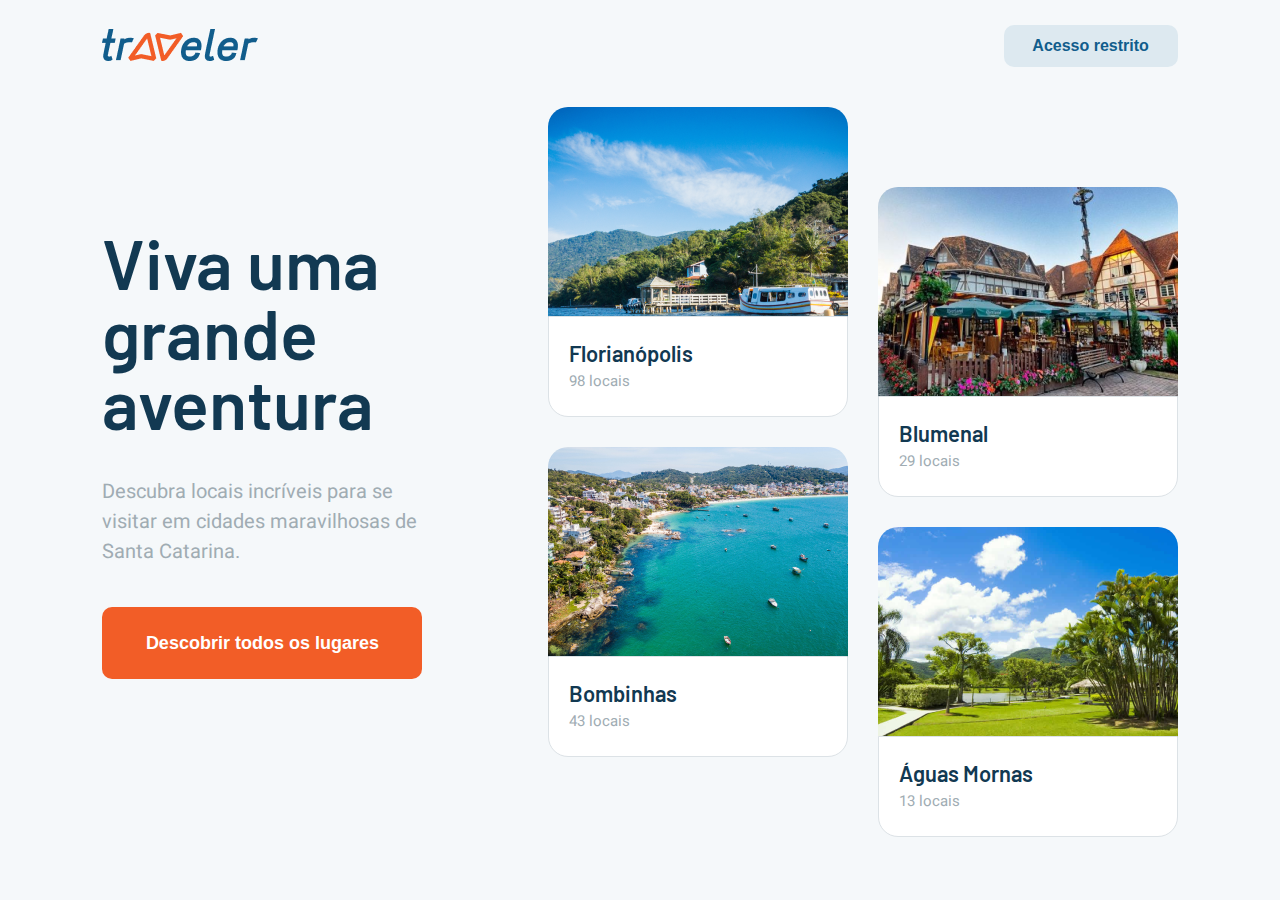
<file: index.html>
<!DOCTYPE html>
<html lang="pt-BR">
<head>
    <meta charset="UTF-8">
    <meta http-equiv="X-UA-Compatible" content="IE=edge">
    <meta name="viewport" content="width=device-width, initial-scale=1.0">
    <title>Traveler</title>

    <link rel="preconnect" href="https://fonts.googleapis.com">
    <link rel="preconnect" href="https://fonts.gstatic.com" crossorigin>
    <link href="https://fonts.googleapis.com/css2?family=Barlow:wght@600&family=Heebo:wght@400;500;600;700&display=swap" rel="stylesheet">

    <link rel="stylesheet" href="./styles/main.css">
</head>
<body>
    <header class="main-header">
        <div class="container">
            <a href="./index.html">
                <img class="main-logo" src="./img/Logo.png" alt="Logo traveler">
            </a>
            <button class="access-button">Acesso restrito</button>
        </div>
    </header>
    <main class="main-section">
        <div class="wrapper-welcome">
            <h1>Viva uma grande aventura</h1>
            <p>Descubra locais incríveis para se visitar em cidades maravilhosas de Santa Catarina.</p>
            <a href="./listing-cities.html">
                <button class="button-all">Descobrir todos os lugares</button>
            </a>
        </div>
        <div class="wrapper-lists">
            <div class="list" id="list1">   
            </div>
            <div class="list" id="list2">
            </div>
        </div>
    </main>
    <script type="module" src="./scripts/list1-list2.js"></script>
</body>
</html>
</file>
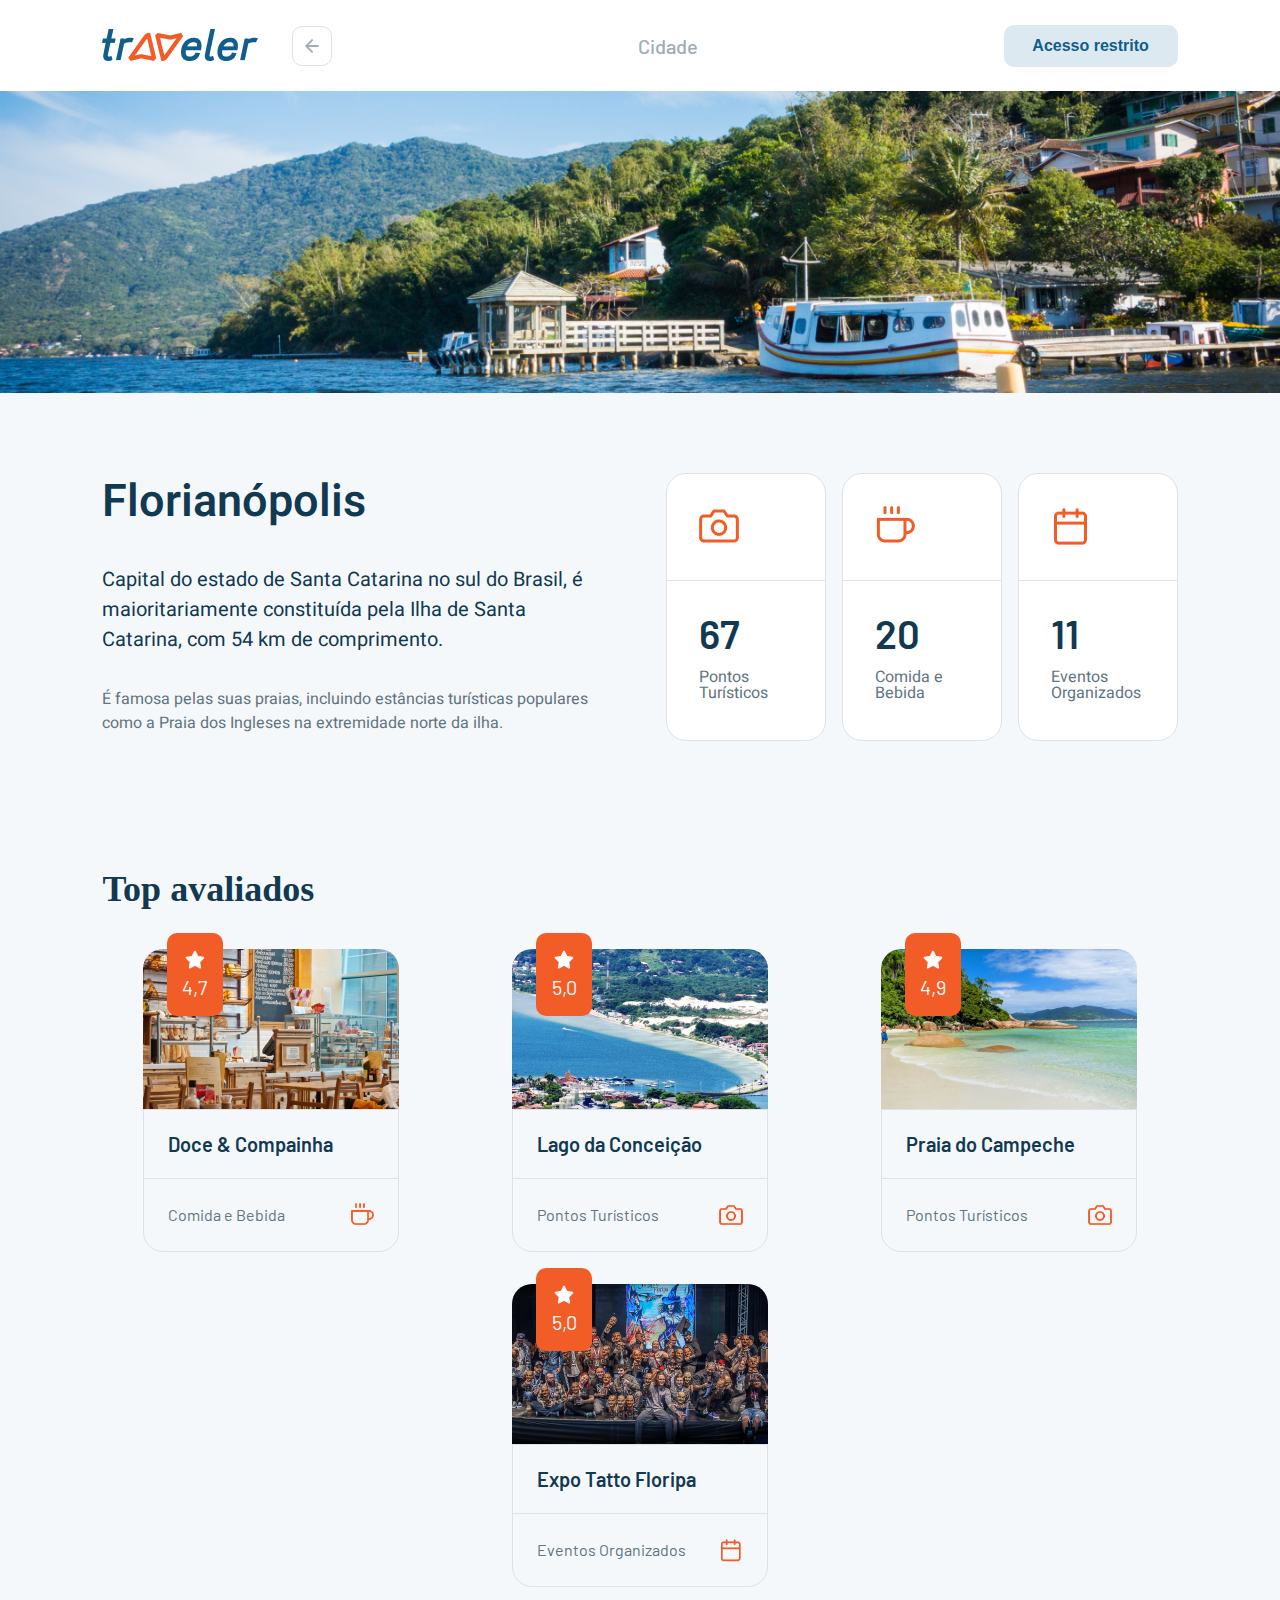
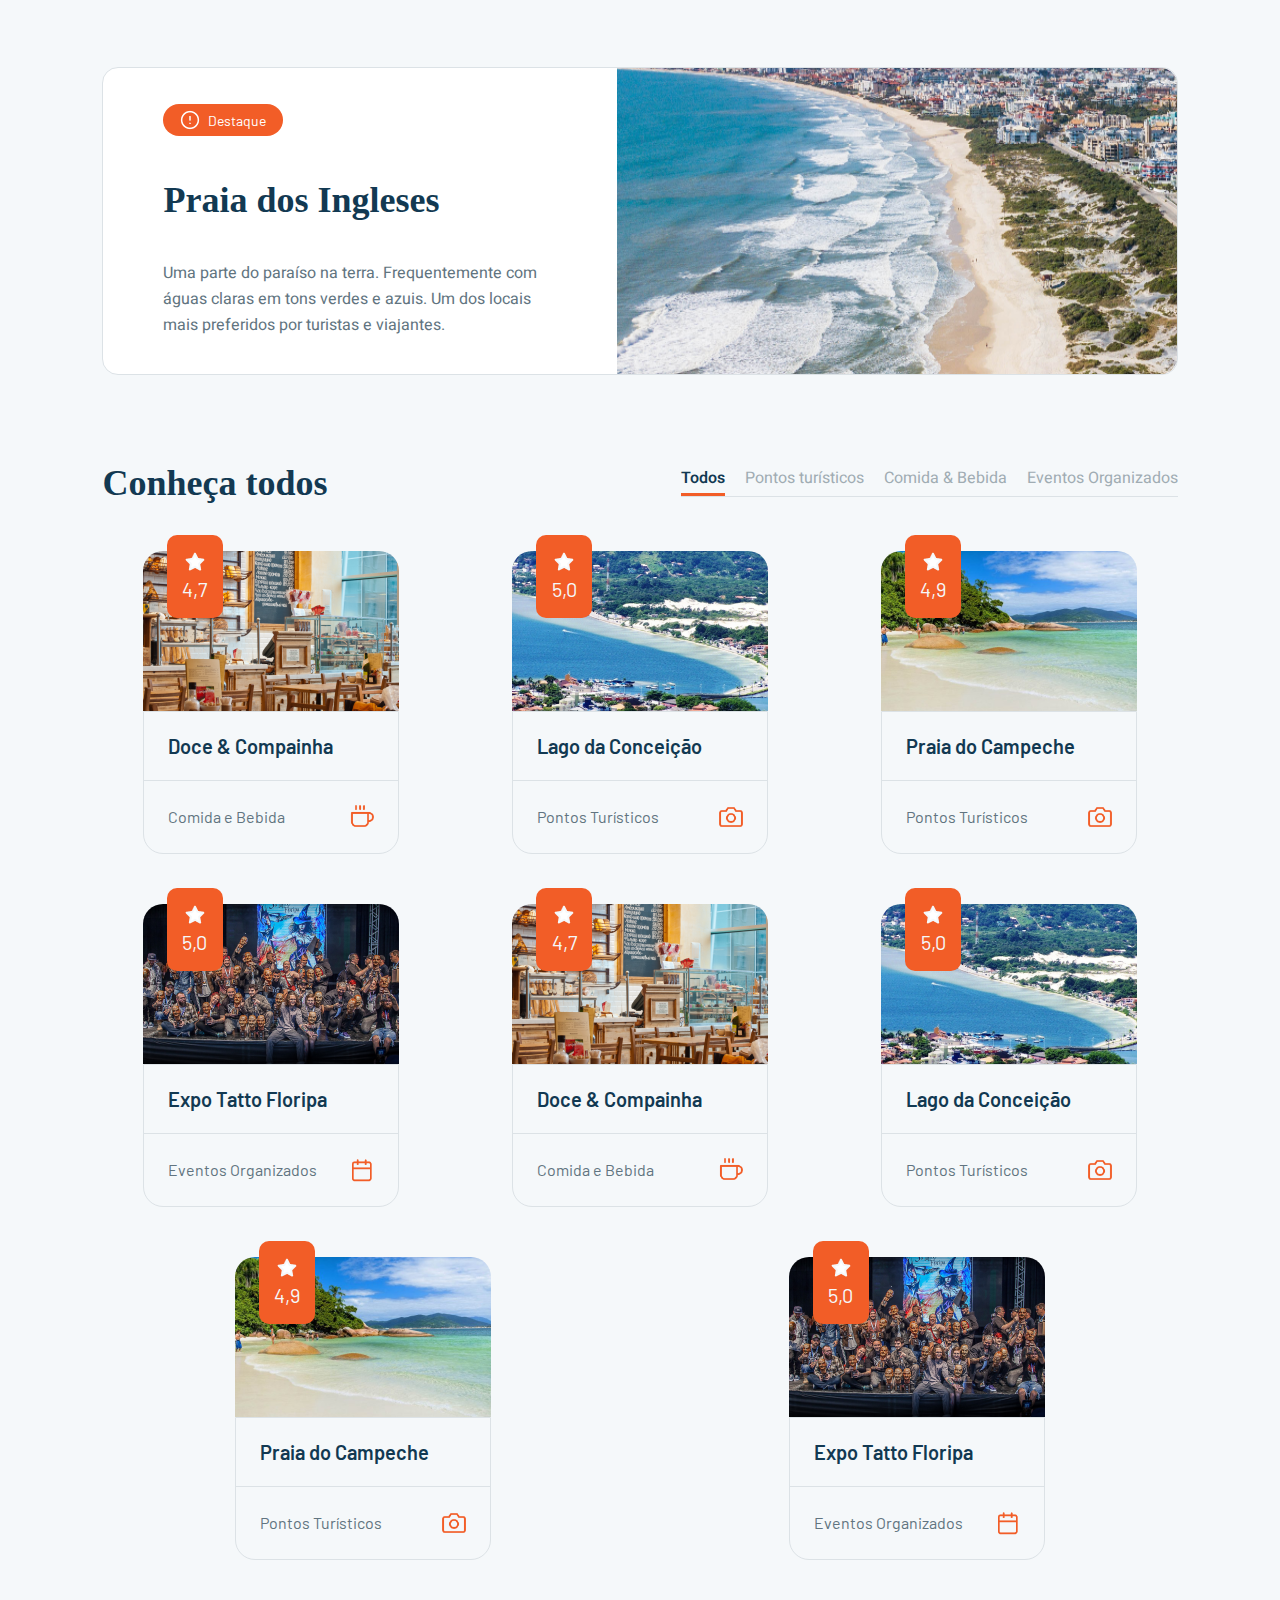
<file: city.html>
<!DOCTYPE html>
<html lang="pt-BR">
<head>
    <meta charset="UTF-8">
    <meta http-equiv="X-UA-Compatible" content="IE=edge">
    <meta name="viewport" content="width=device-width, initial-scale=1.0">
    <title>Traveler</title>

    <link rel="preconnect" href="https://fonts.googleapis.com">
    <link rel="preconnect" href="https://fonts.gstatic.com" crossorigin>
    <link href="https://fonts.googleapis.com/css2?family=Barlow:wght@600;700&family=Heebo:wght@400;500;600;700&display=swap" rel="stylesheet">

    <link rel="stylesheet" href="./styles/main.css">
</head>
<body>
    <header class="main-header -city">
        <div class="container">
            <div class="wrapper-logo-and-back">
                <a href="./index.html">
                    <img class="main-logo" src="./img/Logo.png" alt="Logo traveler">
                </a>
                <a class="back" href="./listing-cities.html">
                    <img src="./img/Voltar.png" alt="Seta para voltar">
                </a>
            </div>
            <h2>Cidade</h2>
            <button class="access-button">Acesso restrito</button>
        </div>
    </header>
    <img class="banner-city" src="./img/Banner-Florianópolis.png" alt="Florianópolis">
    <main class="city-about">
        <div class="wrapper-description">
            <h1 class="city-name">Florianópolis</h1>
            <p class="city-description">
                Capital do estado de Santa Catarina no sul do Brasil, é maioritariamente constituída pela Ilha de Santa Catarina, com 54 km de comprimento.
            </p>
            <p class="city-attractive">
                É famosa pelas suas praias, incluindo estâncias turísticas populares como a Praia dos Ingleses na extremidade norte da ilha.
            </p>
        </div>
        <ul>
            <li class="location-card">
                <img src="./img/cam-img.png" alt="Icone câmera">
                <div>
                    <h1>67</h1>
                    <h2>Pontos Turísticos</h2>
                </div>
            </li>
            <li class="location-card">
                <img src="./img/cup-img.png" alt="Icone xícara">
                <div>
                    <h1>20</h1>
                    <h2>Comida e Bebida</h2>
                </div>
            </li>
            <li class="location-card">
                <img src="./img/calendar-img.png" alt="Icone calendar-img">
                <div>
                    <h1>11</h1>
                    <h2>Eventos Organizados</h2>
                </div>
            </li>
        </ul>
    </main>
    <section class="top-valued">
        <h1 class="main-title">Top avaliados</h1>
        <div class="list-local">          
        </div>
    </section>
    <section class="contrast-section">
        <div class="box-text">
            <div class="box-contrast">
                <img src="./img/alert-icon.png" alt="Icone de alerta">
                <h3>Destaque</h3>
            </div>
            <a href="./locals/praiaDosIngleses.html">
                <h1 class="main-title">Praia dos Ingleses</h1>
            </a>
            <p>
                Uma parte do paraíso na terra. Frequentemente com águas
                claras em tons verdes e azuis. Um dos locais mais preferidos
                por turistas e viajantes.
            </p>
        </div>
        <img class="contrast-img" src="./img/Praia-dos-Ingleses.png" alt="Praia dos Ingleses">
    </section>
    <section class="meet-all" id="meet">
        <div class="wrapper-bar">
            <h1 class="main-title">Conheça todos</h1>
            <ul class="ul-bar">
                <li id="all" class="item -active"><a href="#meet">Todos</a></li>
                <li id="turism" class="item"><a href="#meet">Pontos turísticos</a></li>
                <li id="food" class="item"><a href="#meet">Comida & Bebida</a></li>
                <li id="events" class="item"><a href="#meet">Eventos Organizados</a></li>
            </ul>
        </div>
        <div class="list-all"></div>
    </section>
    <script src="./scripts/listenerClick.js"></script>
    <script type="module" src="./scripts/all-local.js"></script>
</body>
</html>
</file>
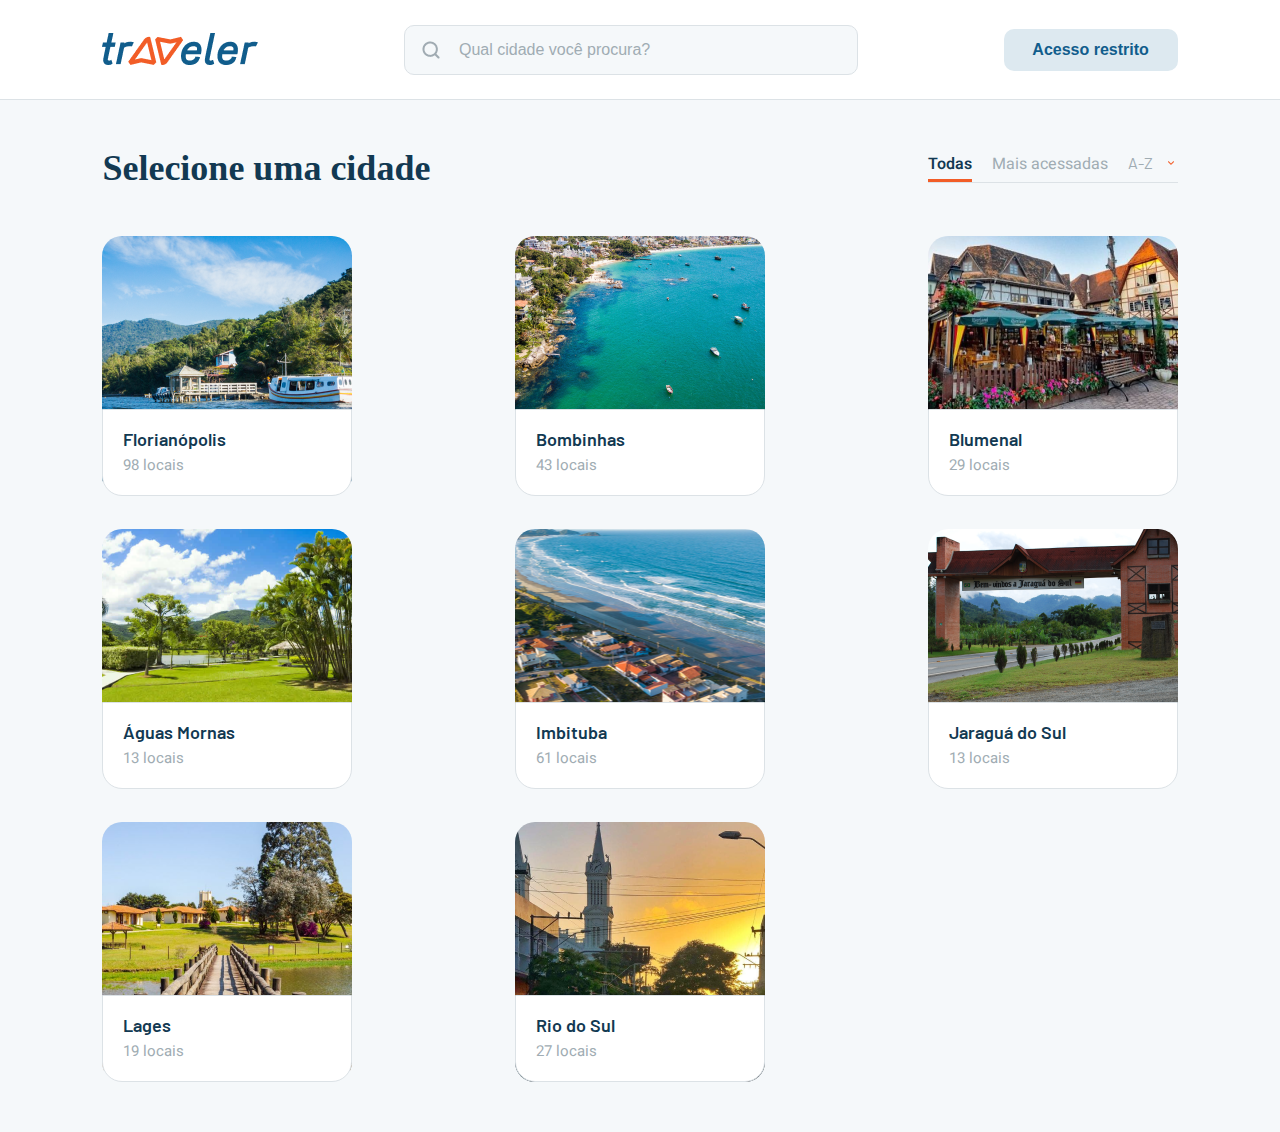
<file: listing-cities.html>
<!DOCTYPE html>
<html lang="pt-BR">
<head>
    <meta charset="UTF-8">
    <meta http-equiv="X-UA-Compatible" content="IE=edge">
    <meta name="viewport" content="width=device-width, initial-scale=1.0">
    <title>Traveler</title>

    <link rel="preconnect" href="https://fonts.googleapis.com">
    <link rel="preconnect" href="https://fonts.gstatic.com" crossorigin>
    <link href="https://fonts.googleapis.com/css2?family=Barlow:wght@600&family=Heebo:wght@400;500;600;700&display=swap" rel="stylesheet">

    <link rel="stylesheet" href="./styles/main.css">
</head>
<body>
    <header class="main-header -listing">
        <div class="container">
            <a href="./index.html">
                <img class="main-logo" src="./img/Logo.png" alt="Logo traveler">
            </a>
            <div class="box-search">
                <img class="img-search" src="./img/Procurar.png" alt="Icone de lupa">
                <input type="text" class="input-search" placeholder="Qual cidade você procura?">
            </div>
            <button class="access-button">Acesso restrito</button>
        </div>
    </header>
    <main class="cities-section">
        <div class="wrapper-bar">
            <h1 class="main-title">Selecione uma cidade</h1>
            <ul>
                <li class="-active"><a href="#">Todas</a></li>
                <li><a href="#">Mais acessadas</a></li>
                <li>
                    <select class="main-select" name="select" id="">
                        <option value="a-z" selected>A-Z</option>
                        <option value="z-a">Z-A</option>
                    </select>
                </li>
            </ul>
        </div>
        <div class="cities-list">
        </div>      
    </main>
    <script type="module" src="./scripts/all-cities.js"></script>
</body>
</html>
</file>
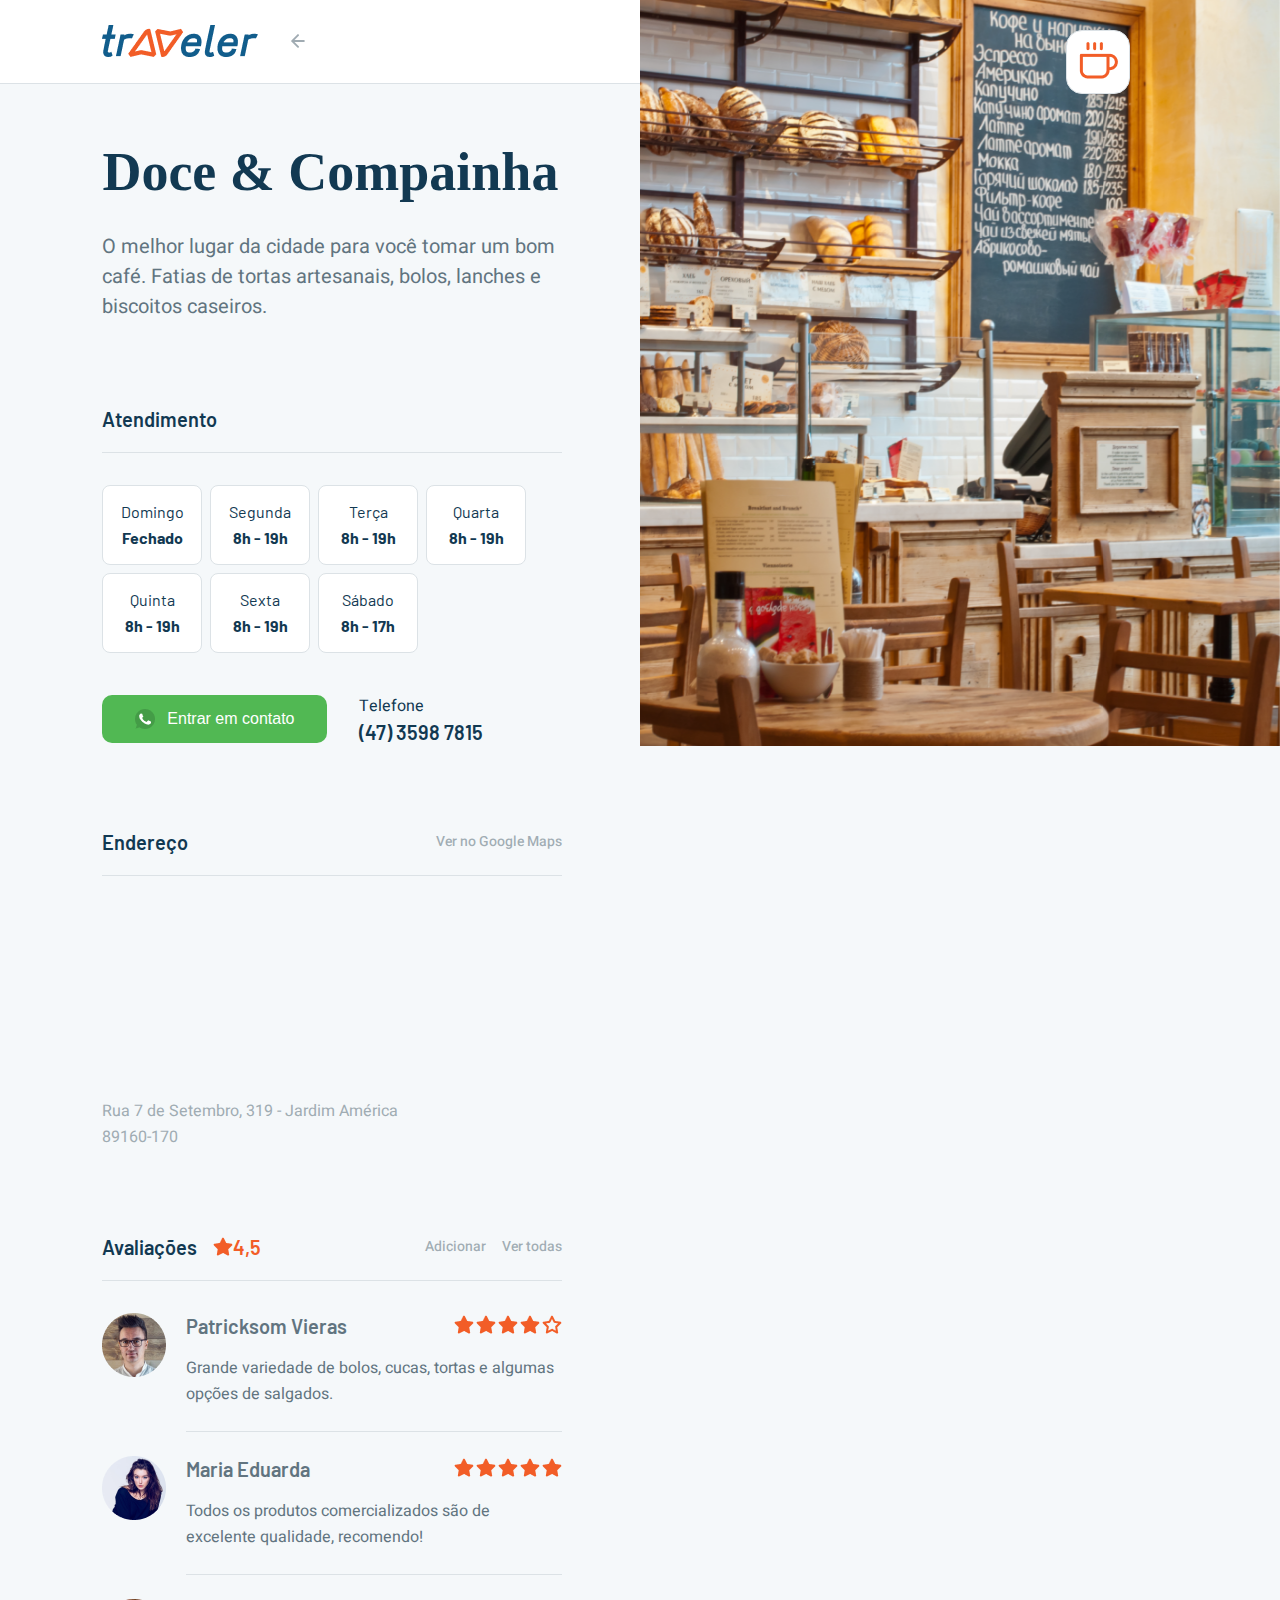
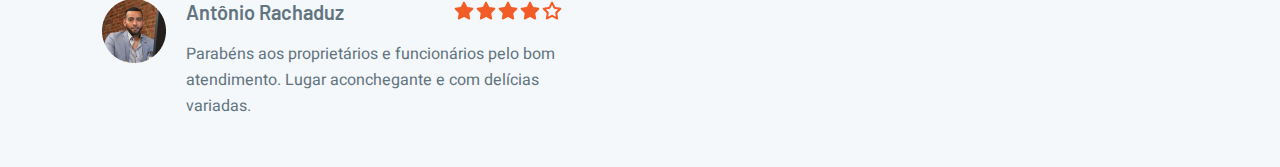
<file: locals/doceECompainha.html>
<!DOCTYPE html>
<html lang="pt-BR">
<head>
    <meta charset="UTF-8">
    <meta http-equiv="X-UA-Compatible" content="IE=edge">
    <meta name="viewport" content="width=device-width, initial-scale=1.0">
    <title>Traveler</title>

    <link rel="preconnect" href="https://fonts.googleapis.com">
    <link rel="preconnect" href="https://fonts.gstatic.com" crossorigin>
    <link href="https://fonts.googleapis.com/css2?family=Barlow:wght@600;700&family=Heebo:wght@400;500;600;700&display=swap" rel="stylesheet">

    <link rel="stylesheet" href="../styles/main.css">
</head>
<body>
    <header class="main-header -local">
        <div class="container">
            <a href="../index.html">
                <img class="main-logo" src="../img/Logo.png" alt="Logo traveler">
            </a>
            <a class="back" href="../city.html">
                <img src="../img/Voltar.png" alt="Seta para voltar">
            </a>
        </div>
    </header>
    <img class="img-side" src="../img/Doce-Side.png" alt="Imagem Doce & Compainha">
    <div class="icon-type">       
        <img src="../img/cup-img.png" alt="Icone xícara">
    </div>
    <main class="local-section">
        <div class="container-content">
            <h1 class="main-title">Doce & Compainha</h1>
            <p class="local-description">
                O melhor lugar da cidade para você tomar um bom café. Fatias de tortas artesanais, bolos, lanches e biscoitos caseiros.
            </p>
            <h2 class="subtitle-local">Atendimento</h2>
            <div class="box-local">
                <div class="wrapper-timetable">
                    <article class="timetable-card">
                        <h2 class="day">Domingo</h2>
                        <h2 class="operation">Fechado</h2>
                    </article>
                    <article class="timetable-card">
                        <h2 class="day">Segunda</h2>
                        <h2 class="operation">8h - 19h</h2>
                    </article>
                    <article class="timetable-card">
                        <h2 class="day">Terça</h2>
                        <h2 class="operation">8h - 19h</h2>
                    </article>
                    <article class="timetable-card">
                        <h2 class="day">Quarta</h2>
                        <h2 class="operation">8h - 19h</h2>
                    </article>
                    <article class="timetable-card">
                        <h2 class="day">Quinta</h2>
                        <h2 class="operation">8h - 19h</h2>
                    </article>
                    <article class="timetable-card">
                        <h2 class="day">Sexta</h2>
                        <h2 class="operation">8h - 19h</h2>
                    </article>
                    <article class="timetable-card">
                        <h2 class="day">Sábado</h2>
                        <h2 class="operation">8h - 17h</h2>
                    </article>
                </div>
                <div class="wrapper-contact">
                    <button class="wpp-button"> <img src="../img/Whatsapp.png" alt="Icone Whatsapp"><p>Entrar em contato</p></button>
                    <div class="box-phone">
                        <h2>Telefone</h2>
                        <h2 class="num-phone">(47) 3598 7815</h2>
                    </div>
                </div>
            </div>
            <div class="box-view-map">
                <h2 class="subtitle-local">Endereço</h2>
                <a href="https://www.google.com.br/maps/place/R.+Sete+de+Setembro,+319+-+Vila+Paulista,+Cruzeiro+-+SP,+12701-140/@-22.5844714,-44.9675006,17z/data=!3m1!4b1!4m5!3m4!1s0x9df5cc5031a21d:0x42f690c42b51d472!8m2!3d-22.5844764!4d-44.9653119">
                    Ver no Google Maps
                </a>
            </div>
            <div class="box-local">
                <iframe src="https://www.google.com/maps/embed?pb=!1m18!1m12!1m3!1d3683.856456022388!2d-44.967500585408345!3d-22.584471432126122!2m3!1f0!2f0!3f0!3m2!1i1024!2i768!4f13.1!3m3!1m2!1s0x9df5cc5031a21d%3A0x42f690c42b51d472!2sR.%20Sete%20de%20Setembro%2C%20319%20-%20Vila%20Paulista%2C%20Cruzeiro%20-%20SP%2C%2012701-140!5e0!3m2!1spt-BR!2sbr!4v1647279609826!5m2!1spt-BR!2sbr" width="100%" height="164" style="border:0; border-radius: 16px; margin-bottom: 24px;" allowfullscreen="" loading="lazy">

                </iframe>
                    <p>
                        Rua 7 de Setembro, 319 - Jardim América
                    </p>
                    <p>
                        89160-170
                    </p>
            </div>
            <div class="header-rating">
                <div class="wrapper-title-avaliation">
                    <h2 class="subtitle-local">Avaliações</h2>
                    <div class="rating-mean">
                        <img src="../img/colored-star.png" alt="Estrela preenchida">
                        <h3>4,5</h3>
                    </div>
                </div>
                <div class="wrapper-rating-action">
                    <h3 class="rating-actions -new">Adicionar</h3>
                    <h3 class="rating-actions -view">Ver todas</h3>
                </div>
            </div>
            <div class="box-local">
                <article class="rating-card">
                    <img src="../img/Avatar-patricksom.png" alt="Avatar Patricksom Vieras">
                    <div>
                        <div class="name-and-stars">
                            <h2 class="user-name">Patricksom Vieras</h2>
                            <div class="wrapper-stars">
                                <img src="../img/colored-star.png" alt="Estrela preenchida">
                                <img src="../img/colored-star.png" alt="Estrela preenchida">
                                <img src="../img/colored-star.png" alt="Estrela preenchida">
                                <img src="../img/colored-star.png" alt="Estrela preenchida">
                                <img src="../img/colorless-star.png" alt="Estrela não preenchida">
                            </div>
                        </div>
                        <p>
                            Grande variedade de bolos, cucas, tortas e algumas opções de salgados.
                        </p>
                    </div>
                </article>
                <article class="rating-card">
                    <img src="../img/avatar-Maria-Eduarda.png" alt="Avatar Maria Eduarda">
                    <div>
                        <div class="name-and-stars">
                            <h2 class="user-name">Maria Eduarda</h2>
                            <div class="wrapper-stars">
                                <img src="../img/colored-star.png" alt="Estrela preenchida">
                                <img src="../img/colored-star.png" alt="Estrela preenchida">
                                <img src="../img/colored-star.png" alt="Estrela preenchida">
                                <img src="../img/colored-star.png" alt="Estrela preenchida">
                                <img src="../img/colored-star.png" alt="Estrela preenchida">
                            </div>
                        </div>
                        <p>
                            Todos os produtos comercializados são de excelente qualidade, recomendo!
                        </p>
                    </div>
                </article>
                <article class="rating-card -last-rating">
                    <img src="../img/Avatar-Antônio.png" alt="Avatar Antônio Rachaduz">
                    <div>
                        <div class="name-and-stars">
                            <h2 class="user-name">Antônio Rachaduz</h2>
                            <div class="wrapper-stars">
                                <img src="../img/colored-star.png" alt="Estrela preenchida">
                                <img src="../img/colored-star.png" alt="Estrela preenchida">
                                <img src="../img/colored-star.png" alt="Estrela preenchida">
                                <img src="../img/colored-star.png" alt="Estrela preenchida">
                                <img src="../img/colorless-star.png" alt="Estrela não preenchida">
                            </div>
                        </div>
                        <p>
                            Parabéns aos proprietários e funcionários pelo bom atendimento. Lugar aconchegante e com delícias variadas.
                        </p>
                    </div>
                </article>
            </div>
        </div>
        <div class="window-all-ratings">
        </div>
        <div class="window-new-rating">
        </div>
    </main>
    <script src="../scripts/window-rating.js"></script>
    <script src="../scripts/window-new-rating.js"></script>
</body>
</html>
</file>
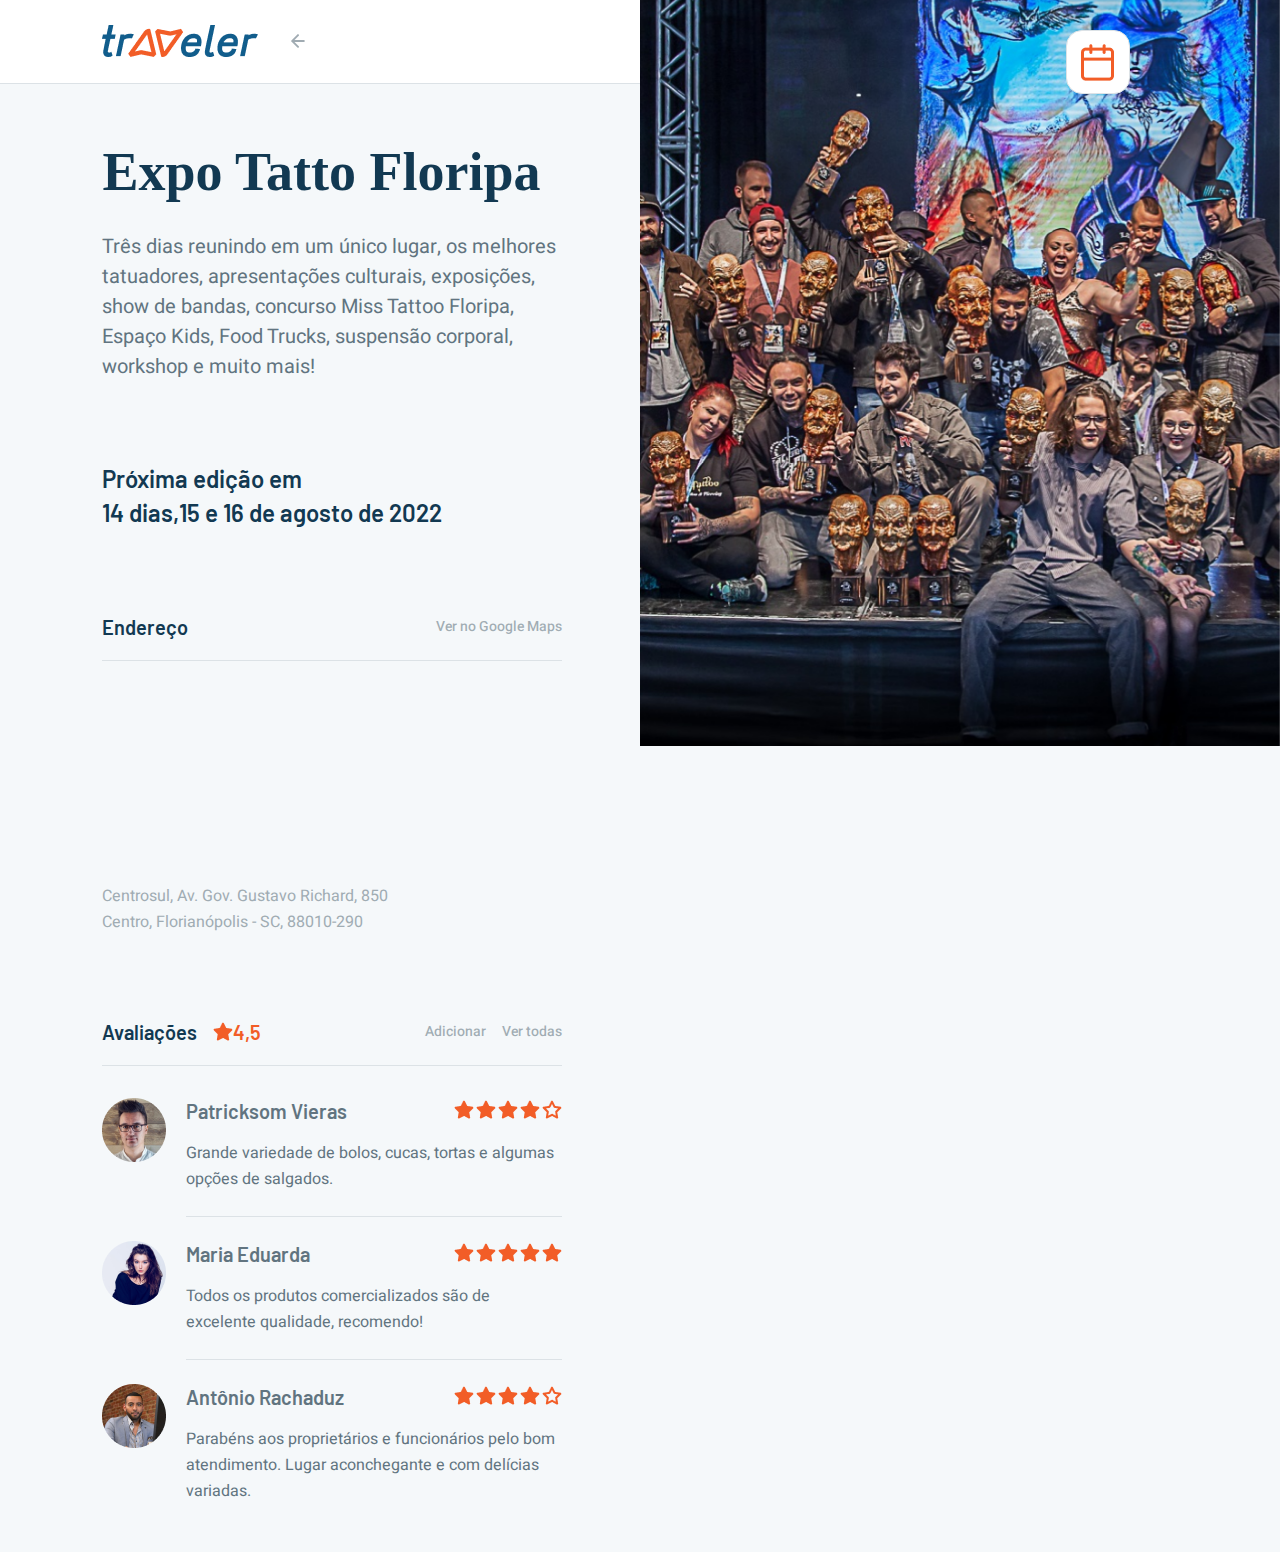
<file: locals/expoTatto.html>
<!DOCTYPE html>
<html lang="pt-BR">
<head>
    <meta charset="UTF-8">
    <meta http-equiv="X-UA-Compatible" content="IE=edge">
    <meta name="viewport" content="width=device-width, initial-scale=1.0">
    <title>Traveler</title>

    <link rel="preconnect" href="https://fonts.googleapis.com">
    <link rel="preconnect" href="https://fonts.gstatic.com" crossorigin>
    <link href="https://fonts.googleapis.com/css2?family=Barlow:wght@600;700&family=Heebo:wght@400;500;600;700&display=swap" rel="stylesheet">

    <link rel="stylesheet" href="../styles/main.css">
</head>
<body>
    <header class="main-header -local">
        <div class="container">
            <a href="../index.html">
                <img class="main-logo" src="../img/Logo.png" alt="Logo traveler">
            </a>
            <a class="back" href="../city.html">
                <img src="../img/Voltar.png" alt="Seta para voltar">
            </a>
        </div>
    </header>
    <img class="img-side" src="../img/Expo-side.png" alt="Imagem Expo Tatto Floripa">
    <div class="icon-type">       
        <img src="../img/calendar-img.png" alt="Icone calendário">
    </div>
    <main class="local-section">
        <div class="container-content">
            <h1 class="main-title">Expo Tatto Floripa</h1>
            <p class="local-description">
                Três dias reunindo em um único lugar, os melhores tatuadores, apresentações culturais, exposições, show de bandas, concurso Miss Tattoo Floripa, Espaço Kids, Food Trucks, suspensão corporal, workshop e muito mais!
            </p>
            <div class="next-edition">
                <h2>Próxima edição em</h2>
                <h2>14 dias,15 e 16 de agosto de 2022</h2>
            </div>
            <div class="box-view-map">
                <h2 class="subtitle-local">Endereço</h2>
                <a href="https://www.google.com/maps/place/Centrosul+-+Av.+Gov.+Gustavo+Richard,+850+-+Centro,+Florian%C3%B3polis+-+SC,+88010-290/@-27.6021245,-48.5542125,17z/data=!3m1!4b1!4m5!3m4!1s0x9527382f6ea54bd7:0xe6fdbcd2ab78040f!8m2!3d-27.6021245!4d-48.5520238">
                    Ver no Google Maps
                </a>
            </div>
            <div class="box-local">
                <iframe src="https://www.google.com/maps/embed?pb=!1m18!1m12!1m3!1d3535.722733824177!2d-48.55421248494009!3d-27.602124482835627!2m3!1f0!2f0!3f0!3m2!1i1024!2i768!4f13.1!3m3!1m2!1s0x9527382f6ea54bd7%3A0xe6fdbcd2ab78040f!2sCentrosul%20-%20Av.%20Gov.%20Gustavo%20Richard%2C%20850%20-%20Centro%2C%20Florian%C3%B3polis%20-%20SC%2C%2088010-290!5e0!3m2!1spt-BR!2sbr!4v1647283475644!5m2!1spt-BR!2sbr" width="100%" height="164" style="border:0; border-radius: 16px; margin-bottom: 24px;" allowfullscreen="" loading="lazy">

                </iframe>
                    <p>
                        Centrosul, Av. Gov. Gustavo Richard, 850
                    </p>
                    <p>
                        Centro, Florianópolis - SC, 88010-290
                    </p>
            </div>
            <div class="header-rating">
                <div class="wrapper-title-avaliation">
                    <h2 class="subtitle-local">Avaliações</h2>
                    <div class="rating-mean">
                        <img src="../img/colored-star.png" alt="Estrela preenchida">
                        <h3>4,5</h3>
                    </div>
                </div>
                <div class="wrapper-rating-action">
                    <h3 class="rating-actions -new">Adicionar</h3>
                    <h3 class="rating-actions -view">Ver todas</h3>
                </div>
            </div>
            <div class="box-local">
                <article class="rating-card">
                    <img src="../img/Avatar-patricksom.png" alt="Avatar Patricksom Vieras">
                    <div>
                        <div class="name-and-stars">
                            <h2 class="user-name">Patricksom Vieras</h2>
                            <div class="wrapper-stars">
                                <img src="../img/colored-star.png" alt="Estrela preenchida">
                                <img src="../img/colored-star.png" alt="Estrela preenchida">
                                <img src="../img/colored-star.png" alt="Estrela preenchida">
                                <img src="../img/colored-star.png" alt="Estrela preenchida">
                                <img src="../img/colorless-star.png" alt="Estrela não preenchida">
                            </div>
                        </div>
                        <p>
                            Grande variedade de bolos, cucas, tortas e algumas opções de salgados.
                        </p>
                    </div>
                </article>
                <article class="rating-card">
                    <img src="../img/avatar-Maria-Eduarda.png" alt="Avatar Maria Eduarda">
                    <div>
                        <div class="name-and-stars">
                            <h2 class="user-name">Maria Eduarda</h2>
                            <div class="wrapper-stars">
                                <img src="../img/colored-star.png" alt="Estrela preenchida">
                                <img src="../img/colored-star.png" alt="Estrela preenchida">
                                <img src="../img/colored-star.png" alt="Estrela preenchida">
                                <img src="../img/colored-star.png" alt="Estrela preenchida">
                                <img src="../img/colored-star.png" alt="Estrela preenchida">
                            </div>
                        </div>
                        <p>
                            Todos os produtos comercializados são de excelente qualidade, recomendo!
                        </p>
                    </div>
                </article>
                <article class="rating-card -last-rating">
                    <img src="../img/Avatar-Antônio.png" alt="Avatar Antônio Rachaduz">
                    <div>
                        <div class="name-and-stars">
                            <h2 class="user-name">Antônio Rachaduz</h2>
                            <div class="wrapper-stars">
                                <img src="../img/colored-star.png" alt="Estrela preenchida">
                                <img src="../img/colored-star.png" alt="Estrela preenchida">
                                <img src="../img/colored-star.png" alt="Estrela preenchida">
                                <img src="../img/colored-star.png" alt="Estrela preenchida">
                                <img src="../img/colorless-star.png" alt="Estrela não preenchida">
                            </div>
                        </div>
                        <p>
                            Parabéns aos proprietários e funcionários pelo bom atendimento. Lugar aconchegante e com delícias variadas.
                        </p>
                    </div>
                </article>
            </div>
        </div>
        <div class="window-all-ratings">
        </div>
        <div class="window-new-rating">
        </div>
    </main>
    <script src="../scripts/window-rating.js"></script>
    <script src="../scripts/window-new-rating.js"></script>
</body>
</html>
</file>
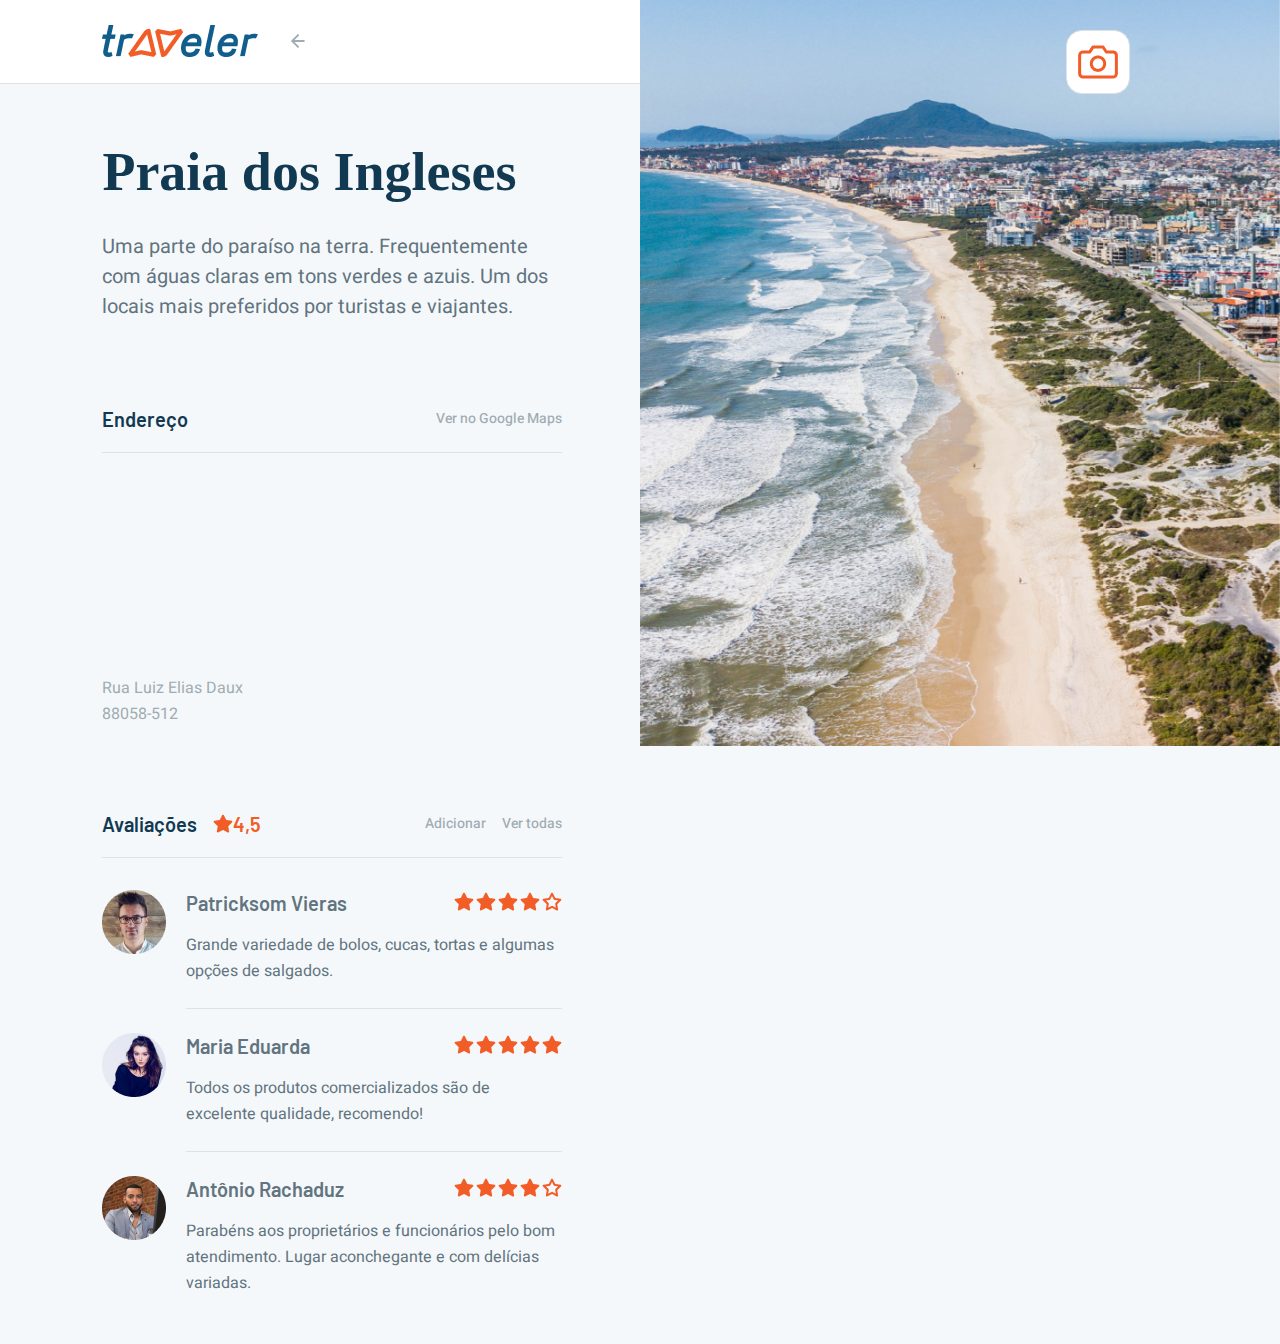
<file: locals/praiaDosIngleses.html>
<!DOCTYPE html>
<html lang="pt-BR">
<head>
    <meta charset="UTF-8">
    <meta http-equiv="X-UA-Compatible" content="IE=edge">
    <meta name="viewport" content="width=device-width, initial-scale=1.0">
    <title>Traveler</title>

    <link rel="preconnect" href="https://fonts.googleapis.com">
    <link rel="preconnect" href="https://fonts.gstatic.com" crossorigin>
    <link href="https://fonts.googleapis.com/css2?family=Barlow:wght@600;700&family=Heebo:wght@400;500;600;700&display=swap" rel="stylesheet">

    <link rel="stylesheet" href="../styles/main.css">
</head>
<body>
    <header class="main-header -local">
        <div class="container">
            <a href="../index.html">
                <img class="main-logo" src="../img/Logo.png" alt="Logo traveler">
            </a>
            <a class="back" href="../city.html">
                <img src="../img/Voltar.png" alt="Seta para voltar">
            </a>
        </div>
    </header>
    <img class="img-side" src="../img/Ingleses-side.png" alt="Imagem Ingleses">
    <div class="icon-type">       
        <img src="../img/cam-img.png" alt="Icone câmera">
    </div>
    <main class="local-section">
        <div class="container-content">
            <h1 class="main-title">Praia dos Ingleses</h1>
            <p class="local-description">
                Uma parte do paraíso na terra. Frequentemente com águas claras em tons verdes e azuis. Um dos locais mais preferidos por turistas e viajantes.
            </p>
            <div class="box-view-map">
                <h2 class="subtitle-local">Endereço</h2>
                <a href="https://www.google.com/maps/place/Praia+dos+Ingleses,+Santa+Catarina/data=!4m2!3m1!1s0x952769fc6bfe7f01:0xf8143f736603057c?sa=X&ved=2ahUKEwj_5-Lzqcb2AhXeqpUCHWH9BdYQ8gF6BAhEEAE">
                    Ver no Google Maps
                </a>
            </div>
            <div class="box-local">
                <iframe src="https://www.google.com/maps/embed?pb=!1m18!1m12!1m3!1d28328.82976621851!2d-48.40477886335095!3d-27.434878105937635!2m3!1f0!2f0!3f0!3m2!1i1024!2i768!4f13.1!3m3!1m2!1s0x952769fc6bfe7f01%3A0xf8143f736603057c!2sPraia%20dos%20Ingleses!5e0!3m2!1spt-BR!2sbr!4v1647285845057!5m2!1spt-BR!2sbr" width="100%" height="164" style="border:0; border-radius: 16px; margin-bottom: 24px;" allowfullscreen="" loading="lazy">

                </iframe>
                    <p>
                        Rua Luiz Elias Daux
                    </p>
                    <p>
                        88058-512
                    </p>
            </div>
            <div class="header-rating">
                <div class="wrapper-title-avaliation">
                    <h2 class="subtitle-local">Avaliações</h2>
                    <div class="rating-mean">
                        <img src="../img/colored-star.png" alt="Estrela preenchida">
                        <h3>4,5</h3>
                    </div>
                </div>
                <div class="wrapper-rating-action">
                    <h3 class="rating-actions -new">Adicionar</h3>
                    <h3 class="rating-actions -view">Ver todas</h3>
                </div>
            </div>
            <div class="box-local">
                <article class="rating-card">
                    <img src="../img/Avatar-patricksom.png" alt="Avatar Patricksom Vieras">
                    <div>
                        <div class="name-and-stars">
                            <h2 class="user-name">Patricksom Vieras</h2>
                            <div class="wrapper-stars">
                                <img src="../img/colored-star.png" alt="Estrela preenchida">
                                <img src="../img/colored-star.png" alt="Estrela preenchida">
                                <img src="../img/colored-star.png" alt="Estrela preenchida">
                                <img src="../img/colored-star.png" alt="Estrela preenchida">
                                <img src="../img/colorless-star.png" alt="Estrela não preenchida">
                            </div>
                        </div>
                        <p>
                            Grande variedade de bolos, cucas, tortas e algumas opções de salgados.
                        </p>
                    </div>
                </article>
                <article class="rating-card">
                    <img src="../img/avatar-Maria-Eduarda.png" alt="Avatar Maria Eduarda">
                    <div>
                        <div class="name-and-stars">
                            <h2 class="user-name">Maria Eduarda</h2>
                            <div class="wrapper-stars">
                                <img src="../img/colored-star.png" alt="Estrela preenchida">
                                <img src="../img/colored-star.png" alt="Estrela preenchida">
                                <img src="../img/colored-star.png" alt="Estrela preenchida">
                                <img src="../img/colored-star.png" alt="Estrela preenchida">
                                <img src="../img/colored-star.png" alt="Estrela preenchida">
                            </div>
                        </div>
                        <p>
                            Todos os produtos comercializados são de excelente qualidade, recomendo!
                        </p>
                    </div>
                </article>
                <article class="rating-card -last-rating">
                    <img src="../img/Avatar-Antônio.png" alt="Avatar Antônio Rachaduz">
                    <div>
                        <div class="name-and-stars">
                            <h2 class="user-name">Antônio Rachaduz</h2>
                            <div class="wrapper-stars">
                                <img src="../img/colored-star.png" alt="Estrela preenchida">
                                <img src="../img/colored-star.png" alt="Estrela preenchida">
                                <img src="../img/colored-star.png" alt="Estrela preenchida">
                                <img src="../img/colored-star.png" alt="Estrela preenchida">
                                <img src="../img/colorless-star.png" alt="Estrela não preenchida">
                            </div>
                        </div>
                        <p>
                            Parabéns aos proprietários e funcionários pelo bom atendimento. Lugar aconchegante e com delícias variadas.
                        </p>
                    </div>
                </article>
            </div>
        </div>
        <div class="window-all-ratings">
        </div>
        <div class="window-new-rating">
        </div>
    </main>
    <script src="../scripts/window-rating.js"></script>
    <script src="../scripts/window-new-rating.js"></script>
</body>
</html>
</file>
<file: styles/main.css>
html,body,div,span,applet,object,iframe,h1,h2,h3,h4,h5,h6,p,blockquote,pre,a,abbr,acronym,address,big,cite,code,del,dfn,em,img,ins,kbd,q,s,samp,small,strike,strong,sub,sup,tt,var,b,u,i,center,dl,dt,dd,ol,ul,li,fieldset,form,label,legend,table,caption,tbody,tfoot,thead,tr,th,td,article,aside,canvas,details,embed,figure,figcaption,footer,header,hgroup,menu,nav,output,ruby,section,summary,time,mark,audio,video{margin:0;padding:0;border:0;font-size:100%;font:inherit;vertical-align:baseline;box-sizing:border-box}article,aside,details,figcaption,figure,footer,header,hgroup,menu,nav,section{display:block}body{line-height:1;font-family:"Heebo",sans-serif;background-color:#f5f8fa}ol,ul{list-style:none}blockquote,q{quotes:none}blockquote:before,blockquote:after,q:before,q:after{content:"";content:none}table{border-collapse:collapse;border-spacing:0}html{font-size:62.5%}.banner-city{display:block;width:100%;max-width:1600px;margin:auto}.box-local{width:100%;border-top:1px solid #dce2e6;margin-top:1.6rem;padding-top:3.2rem}.box-local p{font-size:1.6rem;color:#a0acb3;line-height:2.6rem}.box-search{display:flex;align-items:center;justify-content:space-between;gap:1.6rem;border:1px solid #dce2e6;padding:1.4rem 1rem;border-radius:1rem;background-color:#f5f8fa}.box-search input{border:none;width:10rem;background-color:#f5f8fa;overflow:hidden;text-overflow:ellipsis;font-size:1.6rem}.box-search input::-moz-placeholder{color:#a0acb3;font-size:1.6rem}.box-search input:-ms-input-placeholder{color:#a0acb3;font-size:1.6rem}.box-search input::placeholder{color:#a0acb3;font-size:1.6rem}.box-search .img-search{cursor:pointer}.box-view-map{display:flex;align-items:center;justify-content:space-between;margin-top:8rem}.box-view-map a{text-decoration:none;font-weight:500;font-size:1.4rem;line-height:2.4rem;color:#a0acb3}.button-close{background-color:#fff;width:4rem;height:4rem;border:1px solid #dce2e6;border-radius:1rem;cursor:pointer}.button-close:hover{background-color:#e6e6e6}.cities-section{width:84%;max-width:1300px;margin:0 auto;margin-top:4rem;margin-bottom:5rem;position:relative}.cities-section .cities-list{display:grid;justify-content:center;grid-template-columns:repeat(auto-fill, 25rem);gap:3.3rem}.cities-section .cities-list .city-card{margin:auto}.cities-section .cities-list .city-card:hover{cursor:pointer}.city-about{width:84%;max-width:1300px;margin:0 auto;display:flex;align-items:center;justify-content:space-between;flex-direction:column;gap:4rem;margin-top:8rem}.city-about .wrapper-description{max-width:50.6rem}.city-about .wrapper-description .city-name{font-size:4.5rem;color:#123952;font-weight:600;margin-bottom:4rem}.city-about .wrapper-description .city-description{font-size:2rem;color:#123952;margin-bottom:3.2rem;line-height:1.5}.city-about .wrapper-description .city-attractive{font-size:1.6rem;color:#617480;line-height:1.5}.city-about ul{display:flex;align-items:center;flex-wrap:wrap;gap:1.6rem}.city-card{position:relative;width:25rem;border-radius:2rem;background-position:center top -4rem;background-repeat:no-repeat;height:26rem}.city-card div{position:absolute;background-color:#fff;width:100%;bottom:0;border:1px solid #dce2e6;padding:2rem 2rem;border-radius:0px 0px 20px 20px}.city-card div h2{color:#123952;font-family:"Barlow";font-size:1.8rem;font-weight:600;margin-bottom:.7rem}.city-card div h3{color:#a0acb3;font-size:1.5rem;line-height:2rem}.city-card.-off{opacity:.2}.contrast-section{width:84%;max-width:1300px;margin:0 auto;display:flex;flex-direction:column;margin:8rem auto;background:#fff;border:1px solid #dce2e6;border-radius:1.6rem}.contrast-section .box-text{max-width:43.6rem;margin:3.6rem 6rem}.contrast-section .box-text a{text-decoration:none}.contrast-section .box-text .box-contrast{display:flex;align-items:center;justify-content:center;margin-bottom:3.6rem;gap:.8rem;width:12rem;height:3.2rem;border-radius:10rem;background-color:#f25d27}.contrast-section .box-text .box-contrast h3{font-size:1.4rem;line-height:1.7rem;color:#fff;font-family:"Barlow"}.contrast-section .box-text p{margin-top:1.6rem;font-size:1.6rem;line-height:2.6rem;color:#617480}.contrast-section .contrast-img{width:100%;border-radius:0 0 1.6rem 1.6rem;cursor:pointer}.header-rating{display:flex;align-items:center;justify-content:space-between;margin-top:8rem}.header-rating .wrapper-title-avaliation{display:flex;align-items:center;justify-content:center;gap:1.6rem}.header-rating .wrapper-title-avaliation .rating-mean{display:flex;align-items:center;justify-content:center}.header-rating .wrapper-title-avaliation .rating-mean h3{color:#f25d27;font-size:2rem;font-family:"Barlow",sans-serif;font-weight:600}.header-rating .wrapper-rating-action{display:flex;flex-direction:column;gap:1.6rem}.header-rating .wrapper-rating-action h3{cursor:pointer;font-size:1.4rem;font-weight:500;color:#a0acb3}.icon-type{display:flex;align-items:center;justify-content:center;position:absolute;top:.5rem;right:5%;width:6.4rem;height:6.4rem;border-radius:1.6rem;background-color:#fff;border:1px solid #dce2e6}.img-side{display:none;position:fixed;top:0;right:0;width:40vw}.input-img{width:0;height:0;overflow:hidden;position:absolute;z-index:-1}.submit-file{display:flex;align-items:center;justify-content:center;background-color:#115d8c;width:20rem;height:4.8rem;padding:0 2.4rem;border-radius:1rem;color:#fff;font-size:1.6rem;line-height:2.6rem;font-weight:500;box-sizing:border-box;cursor:pointer}.submit-file h2{font-size:1.6rem;line-height:2.6rem;font-weight:500;color:#51b853}.submit-file h3{font-size:1.4rem;line-height:2.6rem;color:#51b853}.local-card{position:relative;width:25.6rem;border-radius:2rem;background-image:url("../../img/Doce-&-Compainha.png");background-repeat:no-repeat;height:30.3rem;margin:auto;cursor:pointer}.local-card .box-rating{display:flex;align-items:center;justify-content:center;position:relative;left:2.4rem;top:-1.6rem;flex-direction:column;background-color:#f25d27;width:5.6rem;height:8.3rem;border-radius:1rem}.local-card .box-rating h2{font-size:2rem;font-family:"Barlow";line-height:2.5rem;color:#f5f8fa;margin-top:.5rem}.local-card .wrapper-name{width:100%;position:absolute;bottom:0;border:1px solid #dce2e6;border-radius:0px 0px 20px 20px}.local-card .wrapper-name h2{font-family:"Barlow";font-weight:600;font-size:2rem;color:#123952;padding:2.4rem}.local-card .wrapper-name .wrapper-type{border-top:1px solid #dce2e6;display:flex;align-items:center;justify-content:space-between;padding:2.4rem}.local-card .wrapper-name .wrapper-type h3{font-size:1.6rem;font-family:"Barlow";color:#617480}.local-card .wrapper-name .wrapper-type .type-img{width:2.4rem}.local-section{width:84%;max-width:1300px;margin:0 auto}.local-section .container-content{max-width:46rem;margin-top:6rem}.local-section .container-content .main-title{font-size:3rem}.local-section .container-content .local-description{font-size:2rem;line-height:3rem;color:#617480;margin-bottom:8rem}.location-card{height:26.8rem;width:16rem;background-color:#fff;border:1px solid #dce2e6;border-radius:20px;margin:auto}.location-card img{padding:3.2rem}.location-card div{border-top:1px solid #dce2e6;padding:3.2rem}.location-card div h1{font-size:4rem;font-weight:600;font-family:"Barlow";color:#123952;margin-bottom:1.6rem}.location-card div h2{font-size:1.6rem;color:#617480}.main-header .container{width:84%;max-width:1300px;margin:0 auto;display:flex;align-items:center;justify-content:space-between;padding-top:2.5rem;padding-bottom:2.4rem}.main-header .container .main-logo{width:10rem}.main-header .container .access-button{width:13rem;height:4.2rem;border-radius:1rem;background-color:#dde9f0;color:#115d8c;font-size:1.4rem;font-weight:600;border:none}.main-header .container .access-button:hover{cursor:pointer;background-color:#bad2e0}.main-header.-listing{background-color:#fff;border-bottom:1px solid #dce2e6}.main-header.-listing .access-button{display:none}.main-header.-city{background-color:#fff}.main-header.-city .container .back{display:flex;align-items:center;justify-content:center;width:4rem;height:4rem;border:1px solid #dce2e6;border-radius:1rem}.main-header.-city .container h2{color:#a0acb3;font-size:2rem;font-weight:500;font-family:"Barlow"}.main-header.-city .container .access-button{display:none}.main-header.-local{background-color:#fff;border-bottom:1px solid #dce2e6}.main-header.-local .container{justify-content:flex-start;gap:1rem}.main-section{width:84%;max-width:1300px;margin:0 auto;display:flex;align-items:center;justify-content:center;flex-direction:column;gap:4rem;margin-top:5rem;margin-bottom:5rem}.main-section .wrapper-welcome{display:flex;flex-direction:column;align-items:center;gap:4rem;width:25rem}.main-section .wrapper-welcome h1{font-size:6rem;font-family:"Barlow";font-weight:600;color:#123952}.main-section .wrapper-welcome p{font-size:1.6rem;color:#a0acb3;line-height:1.5}.main-section .wrapper-welcome a{width:100%}.main-section .wrapper-welcome a .button-all{background-color:#f25d27;border:none;width:100%;height:4.8rem;border-radius:1rem;font-size:1.6rem;color:#fff;font-weight:600}.main-section .wrapper-welcome a .button-all:hover{cursor:pointer;background-color:#f58157}.main-section .wrapper-lists{display:flex;flex-direction:column;gap:3rem}.main-section .wrapper-lists .list{display:flex;flex-direction:column;gap:3rem}.main-select{-webkit-appearance:none;-moz-appearance:none;appearance:none;background-image:url("../../img/Down.png");background-repeat:no-repeat;background-position:95%;background-color:#f5f8fa;width:5rem;font-size:1.6rem;font-family:"Barlow";border:none;color:#a0acb3}.main-select:hover{cursor:pointer}.main-title{color:#123952;font-family:"Berlow";font-size:3.6rem;font-weight:600;line-height:5.6rem;margin-bottom:3.2rem}.meet-all{width:84%;max-width:1300px;margin:0 auto;margin-bottom:4rem}.meet-all .list-all{display:flex;gap:3.2rem;row-gap:5rem;flex-wrap:wrap}.next-edition{color:#123952;font-family:"Barlow";font-weight:600;font-size:2.4rem;line-height:3.4rem}.not-found{display:flex;align-items:center;justify-content:center;display:none;flex-direction:column;position:absolute;top:0;background-color:#f5f8fa;width:100%;height:100%}.not-found img{margin-bottom:3.2rem}.not-found h2{font-size:2.4rem;line-height:3.4rem;color:#a0acb3}.rating-card{width:100%;display:flex;gap:2rem;align-items:flex-start}.rating-card .name-and-stars{display:flex;align-items:center;justify-content:space-between;width:100%}.rating-card .name-and-stars .user-name{color:#617480;font-family:"Barlow";font-weight:600;font-size:2rem;line-height:2.6rem}.rating-card p{width:100%;margin-top:1.6rem;color:#617480;font-size:1.6rem;line-height:2.6rem;border-bottom:1px solid #dce2e6;padding-bottom:2.4rem;margin-bottom:2.4rem}.rating-card.-last-rating p{border:none}.rating-card.-all{margin-top:2.4rem}.rating-card.-all .wrapper-stars{border-bottom:1px solid #dce2e6;padding-bottom:2.4rem}.rating-card.-all p{border:none;margin:.8rem 0;padding:0}.rating-card.-all.-last-rating .wrapper-stars{border:none}.rating-sent{display:flex;align-items:center;justify-content:center;flex-direction:column;gap:4rem}.rating-sent h1{color:#fff;font-size:3.6rem;font-weight:500}.rating-sent p{color:#a0acb3;text-align:center;font-size:1.6rem;line-height:2.6rem;width:22rem}.rating-sent button{width:14.6rem;height:4.8rem;color:#fff;font-size:1.6rem;border:none;border-radius:1rem;background-color:#f25d27;cursor:pointer}.rating-sent button:hover{background-color:#a9340a}.subtitle-local{font-family:"Barlow";font-size:2rem;font-weight:600;line-height:3.4rem;color:#123952}.timetable-card{display:flex;align-items:center;justify-content:center;flex-direction:column;width:10rem;height:8rem;background-color:#fff;border:1px solid #dce2e6;border-radius:.8rem;font-size:1.6rem;font-family:"Barlow","sans-serif";line-height:2.6rem;color:#123952}.timetable-card .operation{font-weight:700}.top-valued{width:84%;max-width:1300px;margin:0 auto;margin-top:12rem}.top-valued .list-local{display:flex;gap:3.2rem;flex-wrap:wrap}.window-all-ratings{position:fixed;display:none;align-items:center;justify-content:center;background-color:rgba(18,57,82,.6);top:0;left:0;height:100vh;width:100vw}.window-all-ratings .box-ratings{width:99%;height:80%;max-width:73.6rem;max-height:600px;background-color:#f5f8fa;border-radius:2rem;overflow:hidden}.window-all-ratings .box-ratings .header-all-ratings{background-color:#fff;border-radius:20px 20px 0px 0px;display:flex;align-items:center;justify-content:space-between;height:9.6rem;padding:3rem 1rem;gap:1rem;border-bottom:1px solid #dce2e6}.window-all-ratings .box-ratings .header-all-ratings .rating-and-comment{display:flex;align-items:center;justify-content:center;gap:2rem}.window-all-ratings .box-ratings .header-all-ratings .rating-and-comment h2{color:#f25d27;font-family:"Barlow",sans-serif;font-size:2rem;line-height:3rem}.window-all-ratings .box-ratings .header-all-ratings .rating-and-comment .wrapper-comments{display:flex;align-items:center;gap:1.6rem}.window-all-ratings .box-ratings .header-all-ratings .rating-and-comment .wrapper-comments .amount-comments{font-family:"Barlow",sans-serif;font-weight:600;font-size:1.6rem;line-height:2.6rem;color:#617480}.window-all-ratings .box-ratings .header-all-ratings .add-and-close{display:flex;align-items:center;gap:2.4rem}.window-all-ratings .box-ratings .header-all-ratings .add-and-close p{display:none;color:#617480;font-size:1.4rem;line-height:2.4rem;font-weight:500;cursor:pointer}.window-all-ratings .box-ratings .all-ratings{overflow-y:scroll;margin:0 1rem 3rem;height:70%;border-bottom:1px solid #dce2e6}.window-all-ratings .box-ratings .all-ratings::-webkit-scrollbar{width:.6rem}.window-all-ratings .box-ratings .all-ratings::-webkit-scrollbar-track{background-color:#d7e0e6}.window-all-ratings .box-ratings .all-ratings::-webkit-scrollbar-thumb{background-color:#115d8c;border-radius:2rem}.window-new-rating{position:fixed;display:none;align-items:center;justify-content:center;background-color:rgba(18,57,82,.6);top:0;left:0;height:100vh;width:100vw}.window-new-rating .box-new-rating{width:99%;max-width:73.6rem;height:50rem;background-color:#f5f8fa;border-radius:2rem}.window-new-rating .box-new-rating .header-new-rating{display:flex;align-items:center;justify-content:space-between;background-color:#fff;border-radius:20px 20px 0px 0px;height:9.6rem;padding:3rem 4rem;border-bottom:1px solid #dce2e6}.window-new-rating .box-new-rating .header-new-rating h2{color:#123952;font-family:"Barlow",sans-serif;font-size:2rem;line-height:3.6rem}.window-new-rating .box-new-rating form{display:flex;align-items:center;justify-content:space-between;flex-direction:column;gap:1rem;padding:1rem 4rem}.window-new-rating .box-new-rating form .img-and-name{display:flex;align-items:center;justify-content:center;flex-wrap:wrap;gap:1.6rem}.window-new-rating .box-new-rating form .img-and-name .full-name{width:24rem;height:4.8rem;padding:1.1rem 2.4rem;box-sizing:border-box;border-radius:10px;border:1px solid #dce2e6;color:#a0acb3;font-family:"Hebbo";font-size:1.6rem;line-height:2.6rem}.window-new-rating .box-new-rating form .img-and-name .full-name::-moz-placeholder{color:#a0acb3;font-size:1.6rem;line-height:2.6rem}.window-new-rating .box-new-rating form .img-and-name .full-name:-ms-input-placeholder{color:#a0acb3;font-size:1.6rem;line-height:2.6rem}.window-new-rating .box-new-rating form .img-and-name .full-name::placeholder{color:#a0acb3;font-size:1.6rem;line-height:2.6rem}.window-new-rating .box-new-rating form .comment{border-radius:10px;border:1px solid #dce2e6;width:100%;height:5rem;box-sizing:border-box;padding:1.8rem 2.4rem;color:#a0acb3;font-family:"Hebbo";font-size:1.6rem;line-height:2.6rem}.window-new-rating .box-new-rating form .comment::-moz-placeholder{color:#a0acb3;font-family:"Hebbo";font-size:1.6rem;line-height:2.6rem}.window-new-rating .box-new-rating form .comment:-ms-input-placeholder{color:#a0acb3;font-family:"Hebbo";font-size:1.6rem;line-height:2.6rem}.window-new-rating .box-new-rating form .comment::placeholder{color:#a0acb3;font-family:"Hebbo";font-size:1.6rem;line-height:2.6rem}.window-new-rating .box-new-rating form .box-rating{display:flex;align-items:center;justify-content:space-between;width:100%}.window-new-rating .box-new-rating form .box-rating h2{font-weight:500;font-size:1.6rem;line-height:2.6rem;color:#f25d27}.window-new-rating .box-new-rating form .box-rating .bar-rating{display:flex;width:76%}.window-new-rating .box-new-rating form .box-rating .bar-rating .wrapper-star{display:flex;align-items:center;justify-content:center;background-color:#fff;width:20%;height:4.8rem;border:1px solid #dce2e6;cursor:pointer}.window-new-rating .box-new-rating form .box-rating .bar-rating .wrapper-star img{pointer-events:none}.window-new-rating .box-new-rating form .box-rating .bar-rating .wrapper-star.-active{background-color:#fef7f5;border:1px solid #f1beac}.window-new-rating .box-new-rating form .box-rating .bar-rating :first-child{border-radius:10px 0px 0px 10px}.window-new-rating .box-new-rating form .box-rating .bar-rating :last-child{border-radius:0px 10px 10px 0px}.window-new-rating .box-new-rating form .alert-and-submit{display:flex;align-items:center;justify-content:space-between;width:100%;flex-wrap:wrap}.window-new-rating .box-new-rating form .alert-and-submit .box-alert{display:flex;align-items:center;justify-content:center;gap:1.6rem}.window-new-rating .box-new-rating form .alert-and-submit .box-alert p{font-size:1.4rem;line-height:2.4rem;color:#a0acb3;max-width:18.2rem}.window-new-rating .box-new-rating form .alert-and-submit .button-submit{color:#fff;font-size:1.6rem;line-height:2.6rem;font-weight:500;background-color:#51b853;border:none;border-radius:1rem;width:18rem;height:4rem;box-sizing:border-box;cursor:pointer}.window-new-rating .box-new-rating form .alert-and-submit .button-submit:hover{background-color:#2f7431}.wrapper-bar{display:flex;align-items:center;justify-content:space-between;flex-direction:column;gap:3rem;margin-bottom:4rem}.wrapper-bar h1{text-align:center;margin-bottom:0}.wrapper-bar ul{display:flex;align-items:flex-end;gap:2rem;border-bottom:1px solid #dce2e6}.wrapper-bar ul li{font-size:1.6rem;padding-bottom:1rem}.wrapper-bar ul li a{text-decoration:none;color:#a0acb3}.wrapper-bar ul li.-active{border-bottom:3px solid #f25d27;padding-bottom:.7rem}.wrapper-bar ul li.-active a{color:#123952;font-weight:600}.wrapper-contact{display:flex;align-items:center;justify-content:center;flex-wrap:wrap;gap:3.2rem;margin-top:4rem}.wrapper-contact .wpp-button{display:flex;align-items:center;justify-content:center;gap:1.2rem;background-color:#51b853;border:none;border-radius:1rem;width:22.5rem;height:4.8rem}.wrapper-contact .wpp-button p{font-size:1.6rem;font-weight:500;color:#fff}.wrapper-contact .box-phone{font-size:1.6rem;color:#123952;line-height:calc(100% + 1rem)}.wrapper-contact .box-phone .num-phone{font-family:"Barlow",sans-serif;font-size:2rem;font-weight:600}.wrapper-logo-and-back{display:flex;gap:3.4rem;align-items:center}.wrapper-timetable{display:flex;align-items:center;justify-content:center;flex-wrap:wrap;width:100%;gap:.8rem}@media(min-width: 576px){.main-header .container .access-button{font-size:1.6rem;width:17.4rem}.main-header .container .main-logo{width:15.6rem}}@media(min-width: 576px){.main-header.-listing .container .access-button{display:block}}@media(min-width: 992px){.main-header.-listing .container .box-search{padding:1.4rem 1.6rem}.main-header.-listing .container .input-search{width:38rem}}@media(min-width: 768px){.main-header.-city .container .access-button{display:block}}@media(min-width: 992px){.main-header.-local .container{gap:3rem}}@media(min-width: 768px){.main-section .wrapper-lists{flex-direction:row}}@media(min-width: 992px){.main-section{flex-direction:row;justify-content:space-between;align-items:initial;margin-top:1.6rem}.main-section .wrapper-welcome{margin-top:12rem;width:32rem}.main-section .wrapper-welcome a .button-all{font-size:1.8rem;height:7.2rem}.main-section .wrapper-welcome h1{font-size:7rem}.main-section .wrapper-welcome p{font-size:2rem}.main-section .wrapper-lists #list2{margin-top:8rem}}@media(min-width: 576px)and (max-width: 991px),(min-width: 1200px){.main-section .city-card{width:30rem;height:31rem;background-position:center top}.main-section .city-card div{padding:2.5rem 2rem}.main-section .city-card div h2{font-size:2.2rem}.main-section .city-card div h3{font-size:1.5rem}}@media(min-width: 1200px){.cities-section .cities-list{justify-content:space-between}}@media(min-width: 768px){.wrapper-bar{flex-direction:row}}@media(min-width: 1200px){.city-about{flex-direction:row}}@media(min-width: 1200px){.contrast-section{flex-direction:row}.contrast-section .contrast-img{width:100%;border-radius:0 1.6rem 1.6rem 0}}@media(min-width: 576px){.wrapper-timetable{justify-content:flex-start}}@media(min-width: 576px){.wrapper-contact{justify-content:flex-start}}@media(min-width: 992px){.img-side{display:block}}@media(min-width: 1200px){.img-side{width:50vw}}@media(min-width: 992px){.icon-type{position:fixed;top:3rem;right:15rem}}@media(min-width: 992px){.local-section .container-content .main-title{font-size:5.4rem}}@media(min-width: 576px){.header-rating .wrapper-rating-action{flex-direction:row}}@media(min-width: 576px){.window-all-ratings .box-ratings .header-all-ratings{padding:3rem 4rem}.window-all-ratings .box-ratings .header-all-ratings .rating-and-comment h2{font-size:2.4rem;line-height:3.6rem}.window-all-ratings .box-ratings .header-all-ratings .add-and-close p{display:block}.window-all-ratings .box-ratings .all-ratings{margin:0 3rem 4rem;padding-right:4rem;padding-top:1rem}}@media(min-width: 576px){.window-new-rating .box-new-rating{gap:1.6rem}.window-new-rating .box-new-rating .header-new-rating h2{font-size:2.4rem}.window-new-rating .box-new-rating form{padding:3rem;gap:1.6rem}.window-new-rating .box-new-rating form .comment{height:13.6rem}.window-new-rating .box-new-rating form .img-and-name{display:flex;align-items:center;justify-content:space-between;width:100%}.window-new-rating .box-new-rating form .img-and-name .full-name{width:44rem}.window-new-rating .box-new-rating form .alert-and-submit{margin-top:2rem}}/*# sourceMappingURL=main.css.map */
</file>
